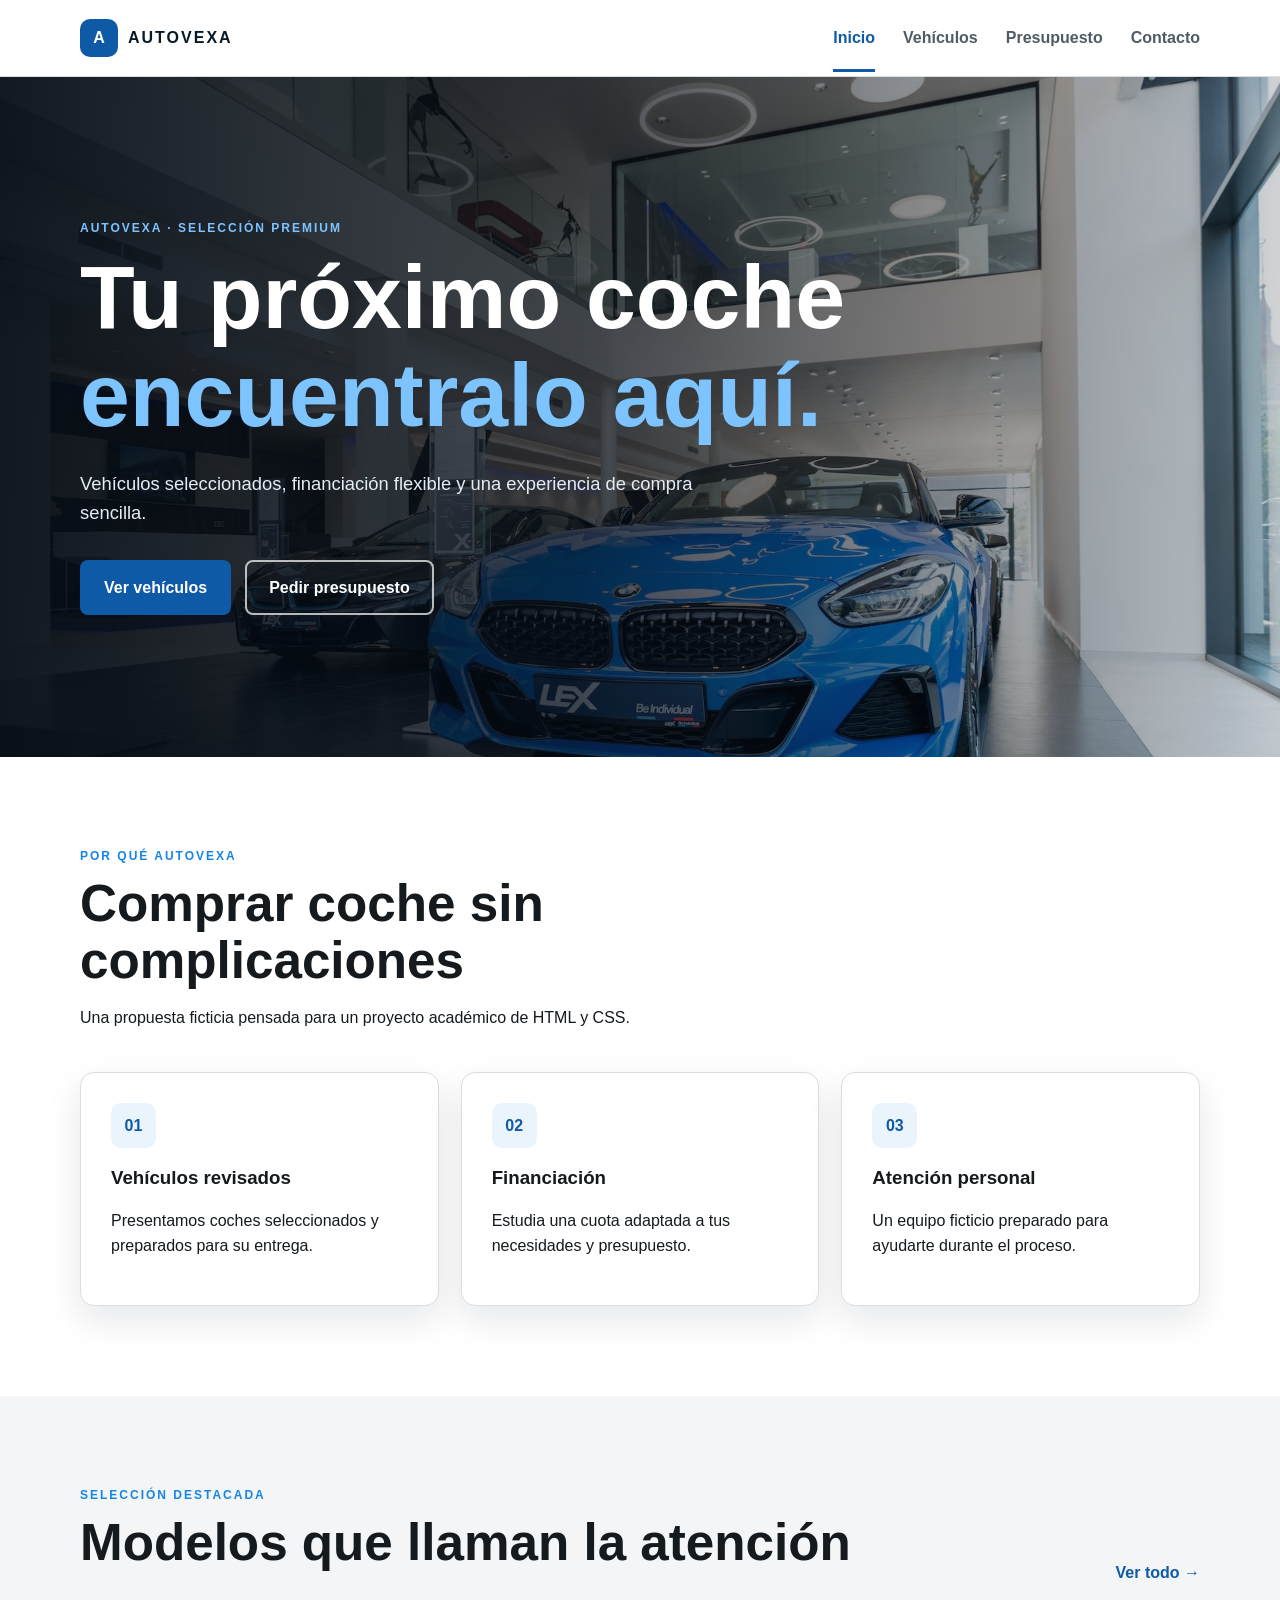
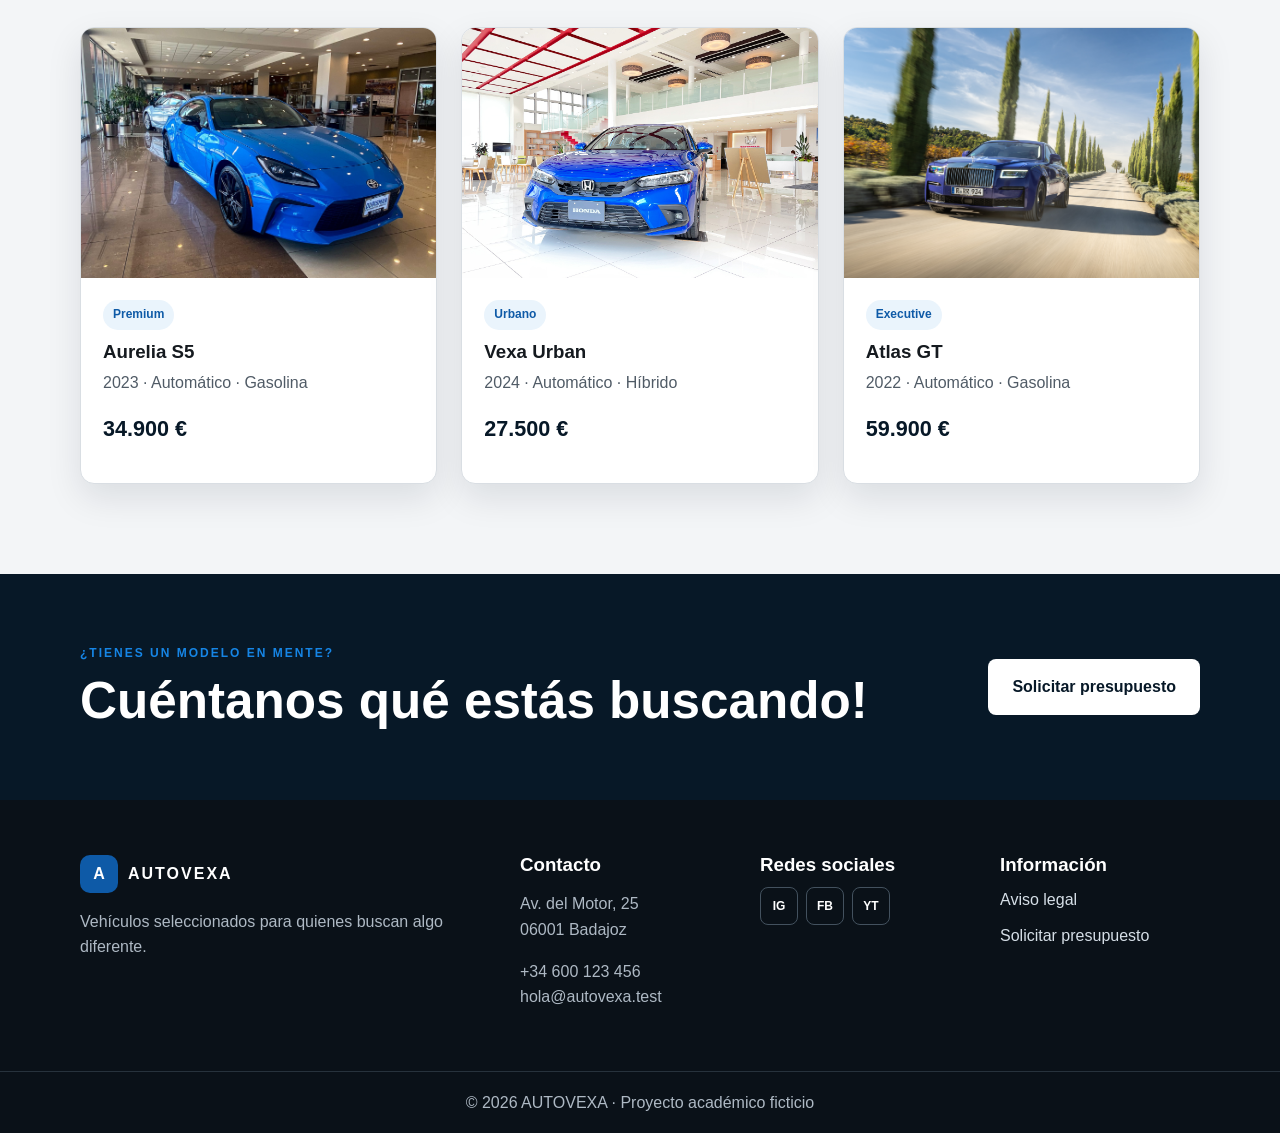
<file: index.html>
<!DOCTYPE html>
<html lang="es">
<head>
    <meta charset="UTF-8">
    <meta name="viewport" content="width=device-width, initial-scale=1.0">
    <meta name="description" content="AUTOVEXA - Concesionario ficticio de vehículos seleccionados.">
    <title>Inicio | AUTOVEXA</title>
    <link rel="stylesheet" href="css/estilos.css">
</head>

<body>
    <!-- Cabezal de página con las diferentes secciones para explorar de manera fácil y rápida -->
<header class="site-header">
    <div class="container nav-wrap">
        <a class="brand" href="index.html">
            <span class="brand-mark">A</span>
            <span>AUTOVEXA</span>
        </a>

        <nav aria-label="Navegación principal">
            <ul class="nav-list">
                <li><a class="activo" href="index.html">Inicio</a></li>
                <li><a class="" href="productos.html">Vehículos</a></li>
                <li><a class="" href="presupuesto.html">Presupuesto</a></li>
                <li><a class="" href="contacto.html">Contacto</a></li>
            </ul>
        </nav>
    </div>
</header>

<main>
    <!-- Imagen principal de la página para llamar la atención -->
    <section class="hero" style="background-image: linear-gradient(90deg, rgba(5,12,20,.94) 0%, rgba(5,12,20,.72) 45%, rgba(5,12,20,.18) 100%), url('img/coche1.jpg');">
        <div class="container hero-content">
            <p class="eyebrow">AUTOVEXA · SELECCIÓN PREMIUM</p>
            <h1>Tu próximo coche<br><span>encuentralo aquí.</span></h1>
            <p class="hero-text">Vehículos seleccionados, financiación flexible y una experiencia de compra sencilla.</p>
            <div class="hero-actions">
                <a class="btn btn-primary" href="productos.html">Ver vehículos</a>
                <a class="btn btn-outline" href="presupuesto.html">Pedir presupuesto</a>
            </div>
        </div>
    </section>

    <!-- Sección de confianza: donde explicamos por qué el cliente nos elige y como funcionamos -->
    <section class="section">
        <div class="container">
            <div class="section-heading">
                <p class="eyebrow">POR QUÉ AUTOVEXA</p>
                <h2>Comprar coche sin complicaciones</h2>
                <p>Una propuesta ficticia pensada para un proyecto académico de HTML y CSS.</p>
            </div>

            <div class="features">
                <article class="feature-card">
                    <div class="feature-icon">01</div>
                    <h3>Vehículos revisados</h3>
                    <p>Presentamos coches seleccionados y preparados para su entrega.</p>
                </article>
                <article class="feature-card">
                    <div class="feature-icon">02</div>
                    <h3>Financiación</h3>
                    <p>Estudia una cuota adaptada a tus necesidades y presupuesto.</p>
                </article>
                <article class="feature-card">
                    <div class="feature-icon">03</div>
                    <h3>Atención personal</h3>
                    <p>Un equipo ficticio preparado para ayudarte durante el proceso.</p>
                </article>
            </div>
        </div>
    </section>

    <!-- Sección de productos destacados para que el cliente los descubra y le llame la atención -->
    <section class="section section-gray">
        <div class="container">
            <div class="section-heading row-heading">
                <div>
                    <p class="eyebrow">SELECCIÓN DESTACADA</p>
                    <h2>Modelos que llaman la atención</h2>
                </div>
                <a class="text-link" href="productos.html">Ver todo →</a>
            </div>

            <div class="car-grid">
                <article class="car-card">
                    <img src="img/coche3.jpg" alt="Coche azul en un concesionario">
                    <div class="car-info">
                        <span class="tag">Premium</span>
                        <h3>Aurelia S5</h3>
                        <p>2023 · Automático · Gasolina</p>
                        <strong>34.900 €</strong>
                    </div>
                </article>

                <article class="car-card">
                    <img src="img/coche4.jpg" alt="Coche azul moderno en exposición">
                    <div class="car-info">
                        <span class="tag">Urbano</span>
                        <h3>Vexa Urban</h3>
                        <p>2024 · Automático · Híbrido</p>
                        <strong>27.500 €</strong>
                    </div>
                </article>

                <article class="car-card">
                    <img src="img/coche2.jpg" alt="Coche azul de lujo circulando">
                    <div class="car-info">
                        <span class="tag">Executive</span>
                        <h3>Atlas GT</h3>
                        <p>2022 · Automático · Gasolina</p>
                        <strong>59.900 €</strong>
                    </div>
                </article>
            </div>
        </div>
    </section>

    <!-- Sección de llamada a la acción antes del pie de página -->
    <section class="cta">
        <div class="container cta-inner">
            <div>
                <p class="eyebrow">¿TIENES UN MODELO EN MENTE?</p>
                <h2>Cuéntanos qué estás buscando!</h2>
            </div>
            <a class="btn btn-light" href="presupuesto.html">Solicitar presupuesto</a>
        </div>
    </section>
</main>

    <!-- Pie de página con información de contacto, enlaces y aviso legal -->
<footer class="site-footer">
    <div class="container footer-grid">
        <div>
            <a class="brand footer-brand" href="index.html">
                <span class="brand-mark">A</span>
                <span>AUTOVEXA</span>
            </a>
            <p>Vehículos seleccionados para quienes buscan algo diferente.</p>
        </div>

        <div>
            <h3>Contacto</h3>
            <p>Av. del Motor, 25<br>06001 Badajoz</p>
            <p>+34 600 123 456<br>hola@autovexa.test</p>
        </div>

        <div>
            <h3>Redes sociales</h3>
            <div class="socials">
                <a href="#" aria-label="Instagram">IG</a>
                <a href="#" aria-label="Facebook">FB</a>
                <a href="#" aria-label="YouTube">YT</a>
            </div>
        </div>

        <div>
            <h3>Información</h3>
            <a href="aviso-legal.html">Aviso legal</a>
            <a href="presupuesto.html">Solicitar presupuesto</a>
        </div>
    </div>

    <div class="footer-bottom">
        <p>© 2026 AUTOVEXA · Proyecto académico ficticio</p>
    </div>
</footer>

</body>
</html>
</file>
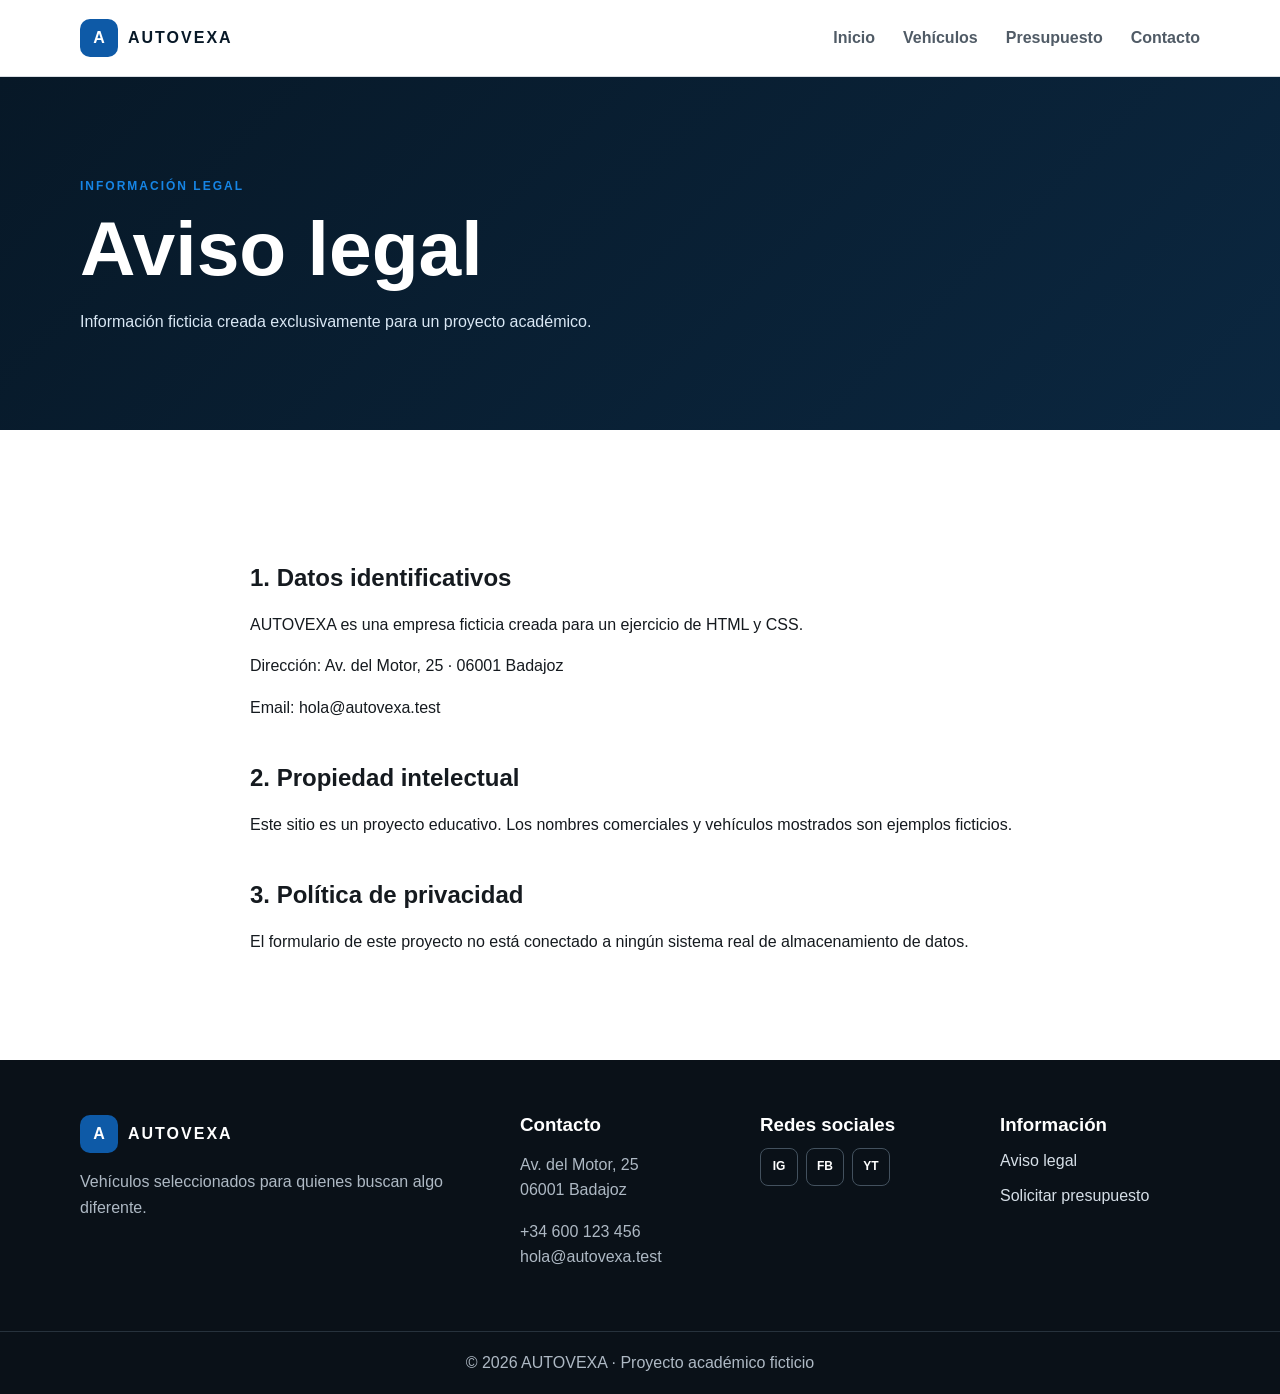
<file: aviso-legal.html>
<!DOCTYPE html>
<html lang="es">
<head>
    <meta charset="UTF-8">
    <meta name="viewport" content="width=device-width, initial-scale=1.0">
    <meta name="description" content="AUTOVEXA - Concesionario ficticio de vehículos seleccionados.">
    <title>Aviso legal | AUTOVEXA</title>
    <link rel="stylesheet" href="css/estilos.css">
</head>

<body>
    <!-- Cabezal de página con las diferentes secciones para explorar de manera fácil y rápida -->
<header class="site-header">
    <div class="container nav-wrap">
        <a class="brand" href="index.html">
            <span class="brand-mark">A</span>
            <span>AUTOVEXA</span>
        </a>

        <nav aria-label="Navegación principal">
            <ul class="nav-list">
                <li><a class="" href="index.html">Inicio</a></li>
                <li><a class="" href="productos.html">Vehículos</a></li>
                <li><a class="" href="presupuesto.html">Presupuesto</a></li>
                <li><a class="" href="contacto.html">Contacto</a></li>
            </ul>
        </nav>
    </div>
</header>

    <!-- Sección de encabezado de la página de aviso legal-->
<main>
    <section class="page-hero">
        <div class="container">
            <p class="eyebrow">INFORMACIÓN LEGAL</p>
            <h1>Aviso legal</h1>
            <p>Información ficticia creada exclusivamente para un proyecto académico.</p>
        </div>
    </section>

    <!-- Sección de contenido legal de la empresa como datos identificativos, propiedad intelectual y política de privacidad -->
    <section class="section legal">
        <div class="container narrow">
            <h2>1. Datos identificativos</h2>
            <p>AUTOVEXA es una empresa ficticia creada para un ejercicio de HTML y CSS.</p>
            <p>Dirección: Av. del Motor, 25 · 06001 Badajoz</p>
            <p>Email: hola@autovexa.test</p>

            <h2>2. Propiedad intelectual</h2>
            <p>Este sitio es un proyecto educativo. Los nombres comerciales y vehículos mostrados son ejemplos ficticios.</p>

            <h2>3. Política de privacidad</h2>
            <p>El formulario de este proyecto no está conectado a ningún sistema real de almacenamiento de datos.</p>
        </div>
    </section>
</main>

    <!-- Pie de página con información de contacto y enlaces -->
<footer class="site-footer">
    <div class="container footer-grid">
        <div>
            <a class="brand footer-brand" href="index.html">
                <span class="brand-mark">A</span>
                <span>AUTOVEXA</span>
            </a>
            <p>Vehículos seleccionados para quienes buscan algo diferente.</p>
        </div>

        <div>
            <h3>Contacto</h3>
            <p>Av. del Motor, 25<br>06001 Badajoz</p>
            <p>+34 600 123 456<br>hola@autovexa.test</p>
        </div>

        <div>
            <h3>Redes sociales</h3>
            <div class="socials">
                <a href="#" aria-label="Instagram">IG</a>
                <a href="#" aria-label="Facebook">FB</a>
                <a href="#" aria-label="YouTube">YT</a>
            </div>
        </div>

        <div>
            <h3>Información</h3>
            <a href="aviso-legal.html">Aviso legal</a>
            <a href="presupuesto.html">Solicitar presupuesto</a>
        </div>
    </div>

    <div class="footer-bottom">
        <p>© 2026 AUTOVEXA · Proyecto académico ficticio</p>
    </div>
</footer>

</body>
</html>
</file>
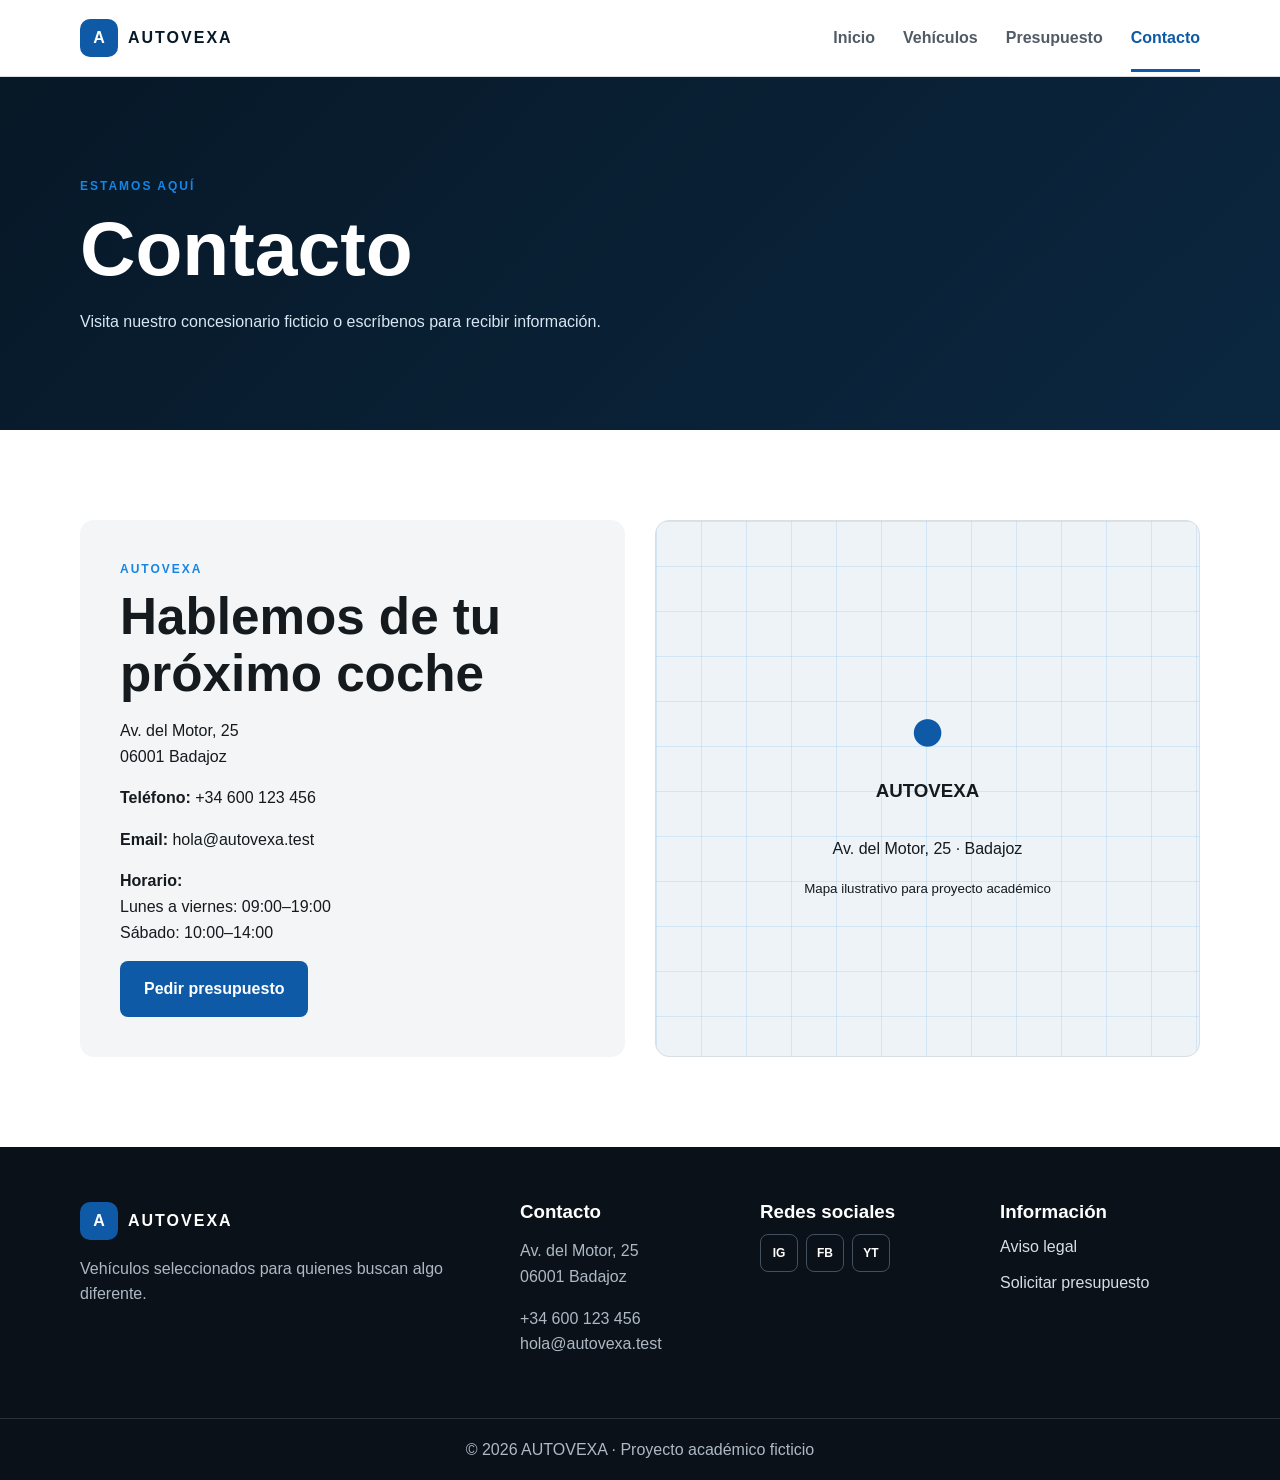
<file: contacto.html>
<!DOCTYPE html>
<html lang="es">
<head>
    <meta charset="UTF-8">
    <meta name="viewport" content="width=device-width, initial-scale=1.0">
    <meta name="description" content="AUTOVEXA - Concesionario ficticio de vehículos seleccionados.">
    <title>Contacto | AUTOVEXA</title>
    <link rel="stylesheet" href="css/estilos.css">
</head>

<body>
    <!-- Cabezal de página con las diferentes secciones para explorar de manera fácil y rápida -->
<header class="site-header">
    <div class="container nav-wrap">
        <a class="brand" href="index.html">
            <span class="brand-mark">A</span>
            <span>AUTOVEXA</span>
        </a>

        <nav aria-label="Navegación principal">
            <ul class="nav-list">
                <li><a class="" href="index.html">Inicio</a></li>
                <li><a class="" href="productos.html">Vehículos</a></li>
                <li><a class="" href="presupuesto.html">Presupuesto</a></li>
                <li><a class="activo" href="contacto.html">Contacto</a></li>
            </ul>
        </nav>
    </div>
</header>

    <!-- Sección de encabezado de la página -->
<main>
    <section class="page-hero">
        <div class="container">
            <p class="eyebrow">ESTAMOS AQUÍ</p>
            <h1>Contacto</h1>
            <p>Visita nuestro concesionario ficticio o escríbenos para recibir información.</p>
        </div>
    </section>

    <!-- Sección de información de contacto de la empresa, dirección, horario y otros -->
    <section class="section">
        <div class="container contact-grid">
            <div class="contact-card">
                <p class="eyebrow">AUTOVEXA</p>
                <h2>Hablemos de tu próximo coche</h2>
                <p>Av. del Motor, 25<br>06001 Badajoz</p>
                <p><strong>Teléfono:</strong> +34 600 123 456</p>
                <p><strong>Email:</strong> hola@autovexa.test</p>
                <p><strong>Horario:</strong><br>Lunes a viernes: 09:00–19:00<br>Sábado: 10:00–14:00</p>
                <a class="btn btn-primary" href="presupuesto.html">Pedir presupuesto</a>
            </div>

            <div class="map-placeholder">
                <div class="map-pin">●</div>
                <h3>AUTOVEXA</h3>
                <p>Av. del Motor, 25 · Badajoz</p>
                <small>Mapa ilustrativo para proyecto académico</small>
            </div>
        </div>
    </section>
</main>

    <!-- Pie de página con información de contacto y enlaces -->
<footer class="site-footer">
    <div class="container footer-grid">
        <div>
            <a class="brand footer-brand" href="index.html">
                <span class="brand-mark">A</span>
                <span>AUTOVEXA</span>
            </a>
            <p>Vehículos seleccionados para quienes buscan algo diferente.</p>
        </div>

        <div>
            <h3>Contacto</h3>
            <p>Av. del Motor, 25<br>06001 Badajoz</p>
            <p>+34 600 123 456<br>hola@autovexa.test</p>
        </div>

        <div>
            <h3>Redes sociales</h3>
            <div class="socials">
                <a href="#" aria-label="Instagram">IG</a>
                <a href="#" aria-label="Facebook">FB</a>
                <a href="#" aria-label="YouTube">YT</a>
            </div>
        </div>

        <div>
            <h3>Información</h3>
            <a href="aviso-legal.html">Aviso legal</a>
            <a href="presupuesto.html">Solicitar presupuesto</a>
        </div>
    </div>

    <div class="footer-bottom">
        <p>© 2026 AUTOVEXA · Proyecto académico ficticio</p>
    </div>
</footer>

</body>
</html>
</file>
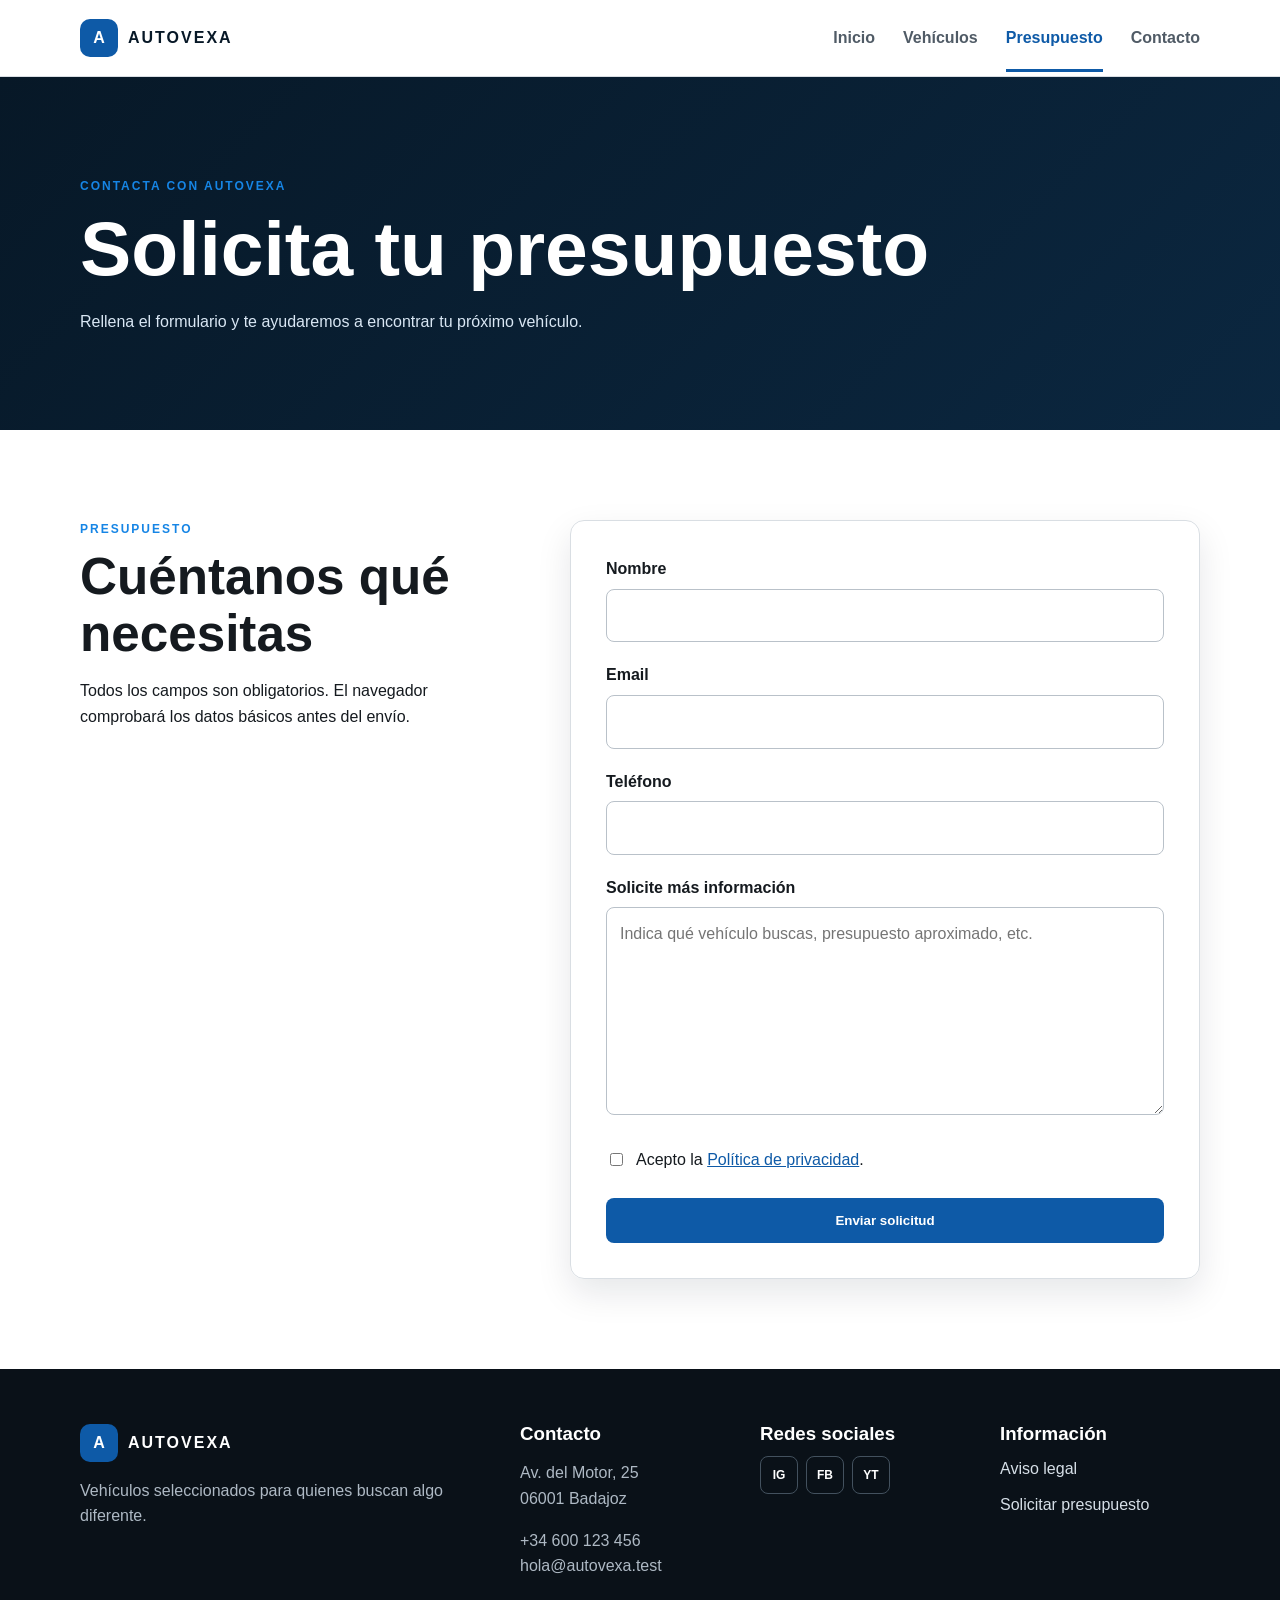
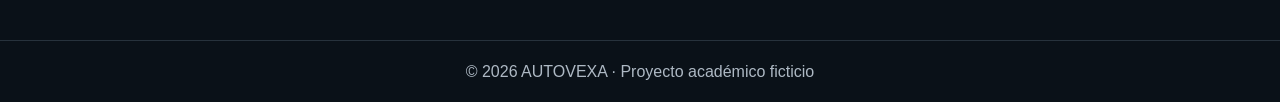
<file: presupuesto.html>
<!DOCTYPE html>
<html lang="es">
<head>
    <meta charset="UTF-8">
    <meta name="viewport" content="width=device-width, initial-scale=1.0">
    <meta name="description" content="AUTOVEXA - Concesionario ficticio de vehículos seleccionados.">
    <title>Presupuesto | AUTOVEXA</title>
    <link rel="stylesheet" href="css/estilos.css">
</head>

<body>
    <!-- Cabezal de página con las diferentes secciones para explorar de manera fácil y rápida -->
<header class="site-header">
    <div class="container nav-wrap">
        <a class="brand" href="index.html">
            <span class="brand-mark">A</span>
            <span>AUTOVEXA</span>
        </a>

        <nav aria-label="Navegación principal">
            <ul class="nav-list">
                <li><a class="" href="index.html">Inicio</a></li>
                <li><a class="" href="productos.html">Vehículos</a></li>
                <li><a class="activo" href="presupuesto.html">Presupuesto</a></li>
                <li><a class="" href="contacto.html">Contacto</a></li>
            </ul>
        </nav>
    </div>
</header>

    <!-- Sección de encabezado de la página -->
<main>
    <section class="page-hero">
        <div class="container">
            <p class="eyebrow">CONTACTA CON AUTOVEXA</p>
            <h1>Solicita tu presupuesto</h1>
            <p>Rellena el formulario y te ayudaremos a encontrar tu próximo vehículo.</p>
        </div>
    </section>

    <!-- Sección del formulario de presupuesto donde se solicita la información del cliente y que acepte la politica de privacidad antes de enviar la solicitud -->
    <section class="section">
        <div class="container form-layout">
            <div>
                <p class="eyebrow">PRESUPUESTO</p>
                <h2>Cuéntanos qué necesitas</h2>
                <p>Todos los campos son obligatorios. El navegador comprobará los datos básicos antes del envío.</p>
            </div>

            <form class="contact-form" action="#" method="post">
                <div class="form-group">
                    <label for="nombre">Nombre</label>
                    <input type="text" id="nombre" name="nombre" required>
                </div>

                <div class="form-group">
                    <label for="email">Email</label>
                    <input type="email" id="email" name="email" required>
                </div>

                <div class="form-group">
                    <label for="telefono">Teléfono</label>
                    <input type="tel" id="telefono" name="telefono" required>
                </div>

                <div class="form-group">
                    <label for="informacion">Solicite más información</label>
                    <textarea id="informacion" name="informacion" rows="7" required placeholder="Indica qué vehículo buscas, presupuesto aproximado, etc."></textarea>
                </div>

                <label class="check-row">
                    <input type="checkbox" name="privacidad" required>
                    <span>Acepto la <a href="aviso-legal.html">Política de privacidad</a>.</span>
                </label>

                <button class="btn btn-primary full-btn" type="submit">Enviar solicitud</button>
            </form>
        </div>
    </section>
</main>

    <!-- Pie de página con información de contacto y enlaces -->
<footer class="site-footer">
    <div class="container footer-grid">
        <div>
            <a class="brand footer-brand" href="index.html">
                <span class="brand-mark">A</span>
                <span>AUTOVEXA</span>
            </a>
            <p>Vehículos seleccionados para quienes buscan algo diferente.</p>
        </div>

        <div>
            <h3>Contacto</h3>
            <p>Av. del Motor, 25<br>06001 Badajoz</p>
            <p>+34 600 123 456<br>hola@autovexa.test</p>
        </div>

        <div>
            <h3>Redes sociales</h3>
            <div class="socials">
                <a href="#" aria-label="Instagram">IG</a>
                <a href="#" aria-label="Facebook">FB</a>
                <a href="#" aria-label="YouTube">YT</a>
            </div>
        </div>

        <div>
            <h3>Información</h3>
            <a href="aviso-legal.html">Aviso legal</a>
            <a href="presupuesto.html">Solicitar presupuesto</a>
        </div>
    </div>

    <div class="footer-bottom">
        <p>© 2026 AUTOVEXA · Proyecto académico ficticio</p>
    </div>
</footer>

</body>
</html>
</file>
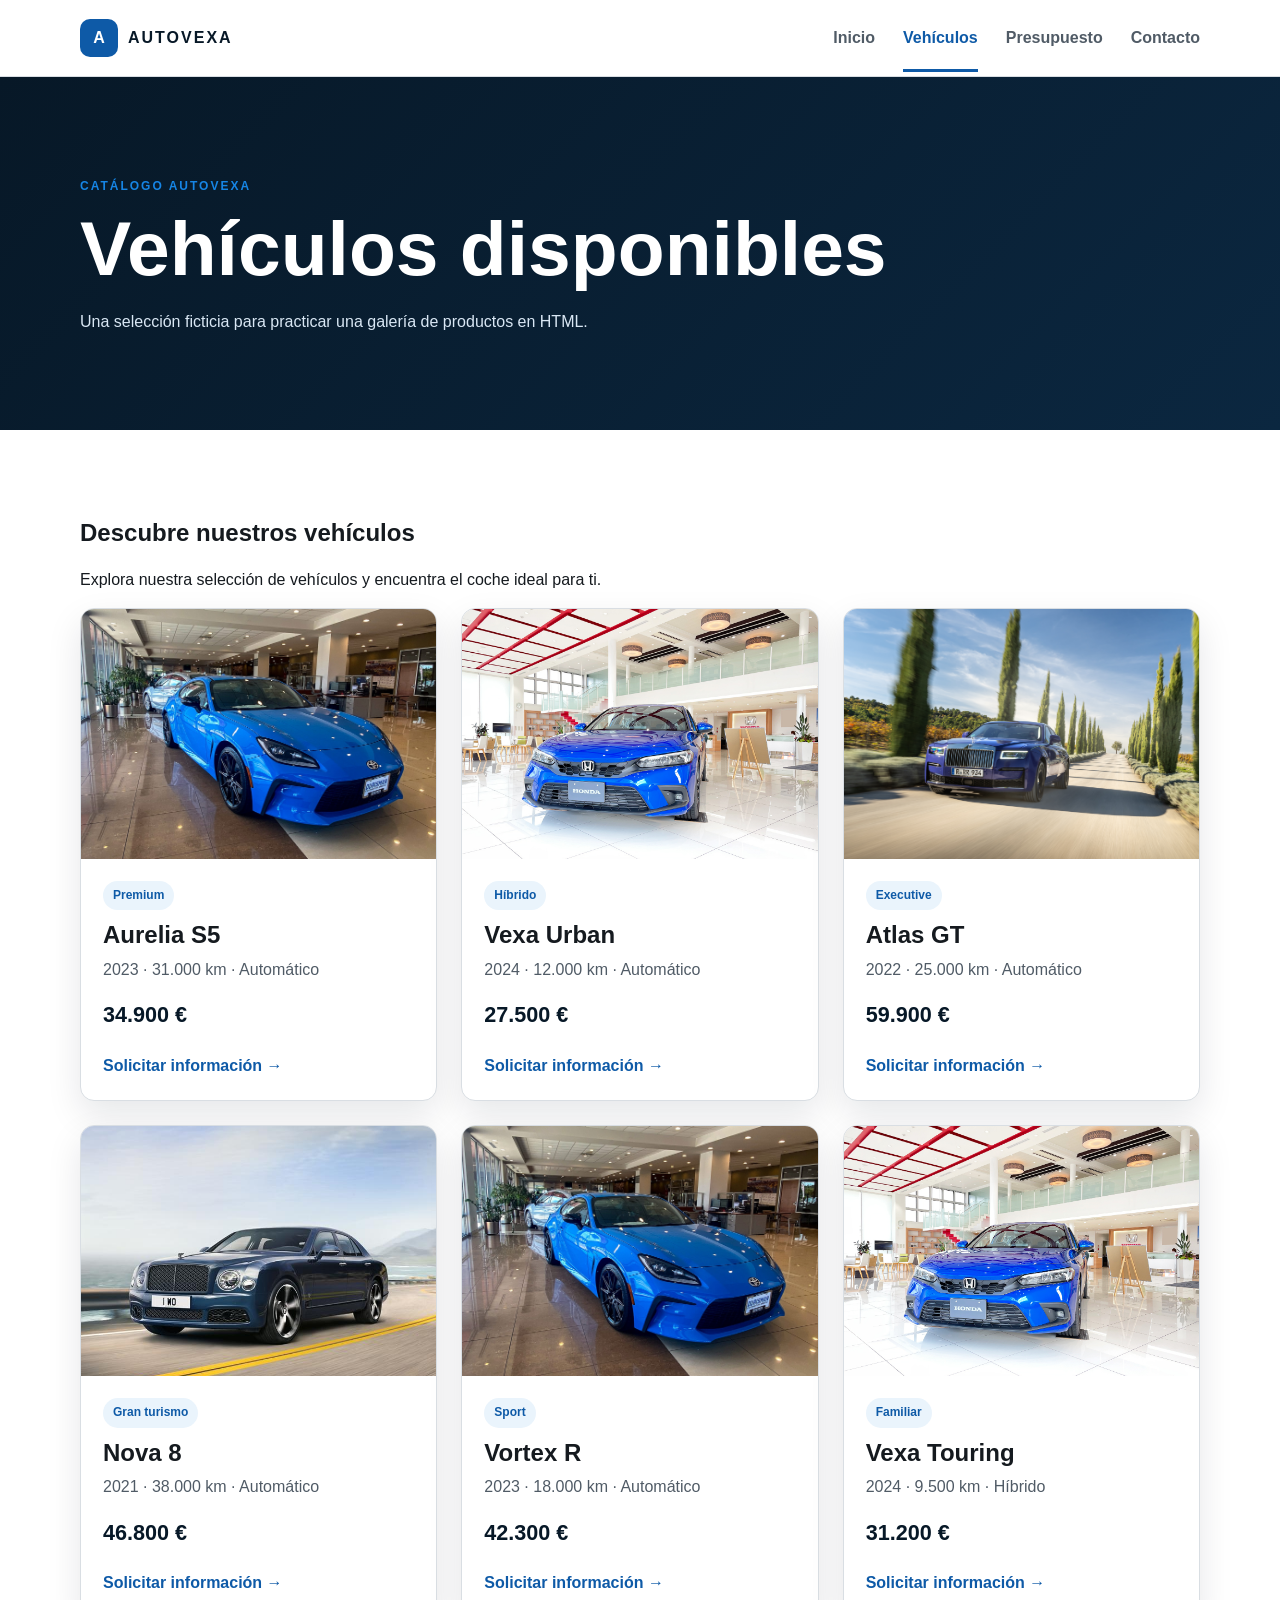
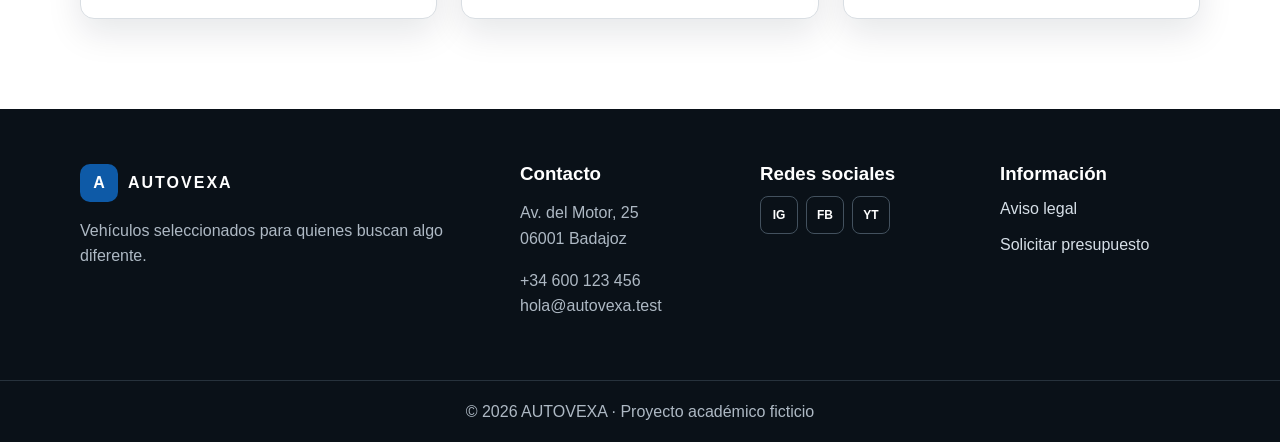
<file: productos.html>
<!DOCTYPE html>
<html lang="es">
<head>
    <meta charset="UTF-8">
    <meta name="viewport" content="width=device-width, initial-scale=1.0">
    <meta name="description" content="AUTOVEXA - Concesionario ficticio de vehículos seleccionados.">
    <title>Vehículos | AUTOVEXA</title>
    <link rel="stylesheet" href="css/estilos.css">
</head>

<body>
    <!-- Cabezal de página con las diferentes secciones para explorar de manera fácil y rápida -->
<header class="site-header">
    <div class="container nav-wrap">
        <a class="brand" href="index.html">
            <span class="brand-mark">A</span>
            <span>AUTOVEXA</span>
        </a>

        <nav aria-label="Navegación principal">
            <ul class="nav-list">
                <li><a class="" href="index.html">Inicio</a></li>
                <li><a class="activo" href="productos.html">Vehículos</a></li>
                <li><a class="" href="presupuesto.html">Presupuesto</a></li>
                <li><a class="" href="contacto.html">Contacto</a></li>
            </ul>
        </nav>
    </div>
</header>

<main>
    <!-- Sección de encabezado de la página donde se muestra el título y una breve descripción -->
    <section class="page-hero">
        <div class="container">
            <p class="eyebrow">CATÁLOGO AUTOVEXA</p>
            <h1>Vehículos disponibles</h1>
            <p>Una selección ficticia para practicar una galería de productos en HTML.</p>
        </div>
    </section>

    <!-- Sección de la galería de vehículos -->
    <section class="section">
        <div class="container">
            <h2>Descubre nuestros vehículos</h2>
        <p>Explora nuestra selección de vehículos y encuentra el coche ideal para ti.</p>
            <div class="car-grid gallery-grid">
                <article class="car-card">
                    <img src="img/coche3.jpg" alt="Vehículo azul en showroom">
                    <div class="car-info">
                        <span class="tag">Premium</span>
                        <h2>Aurelia S5</h2>
                        <p>2023 · 31.000 km · Automático</p>
                        <strong>34.900 €</strong>
                        <a class="card-link" href="presupuesto.html">Solicitar información →</a>
                    </div>
                </article>

                <article class="car-card">
                    <img src="img/coche4.jpg" alt="Vehículo azul en exposición">
                    <div class="car-info">
                        <span class="tag">Híbrido</span>
                        <h2>Vexa Urban</h2>
                        <p>2024 · 12.000 km · Automático</p>
                        <strong>27.500 €</strong>
                        <a class="card-link" href="presupuesto.html">Solicitar información →</a>
                    </div>
                </article>

                <article class="car-card">
                    <img src="img/coche2.jpg" alt="Sedán azul de lujo">
                    <div class="car-info">
                        <span class="tag">Executive</span>
                        <h2>Atlas GT</h2>
                        <p>2022 · 25.000 km · Automático</p>
                        <strong>59.900 €</strong>
                        <a class="card-link" href="presupuesto.html">Solicitar información →</a>
                    </div>
                </article>

                <article class="car-card">
                    <img src="img/coche5.jpg" alt="Coche azul oscuro junto al mar">
                    <div class="car-info">
                        <span class="tag">Gran turismo</span>
                        <h2>Nova 8</h2>
                        <p>2021 · 38.000 km · Automático</p>
                        <strong>46.800 €</strong>
                        <a class="card-link" href="presupuesto.html">Solicitar información →</a>
                    </div>
                </article>

                <article class="car-card">
                    <img src="img/coche3.jpg" alt="Coche azul deportivo">
                    <div class="car-info">
                        <span class="tag">Sport</span>
                        <h2>Vortex R</h2>
                        <p>2023 · 18.000 km · Automático</p>
                        <strong>42.300 €</strong>
                        <a class="card-link" href="presupuesto.html">Solicitar información →</a>
                    </div>
                </article>

                <article class="car-card">
                    <img src="img/coche4.jpg" alt="Coche azul moderno">
                    <div class="car-info">
                        <span class="tag">Familiar</span>
                        <h2>Vexa Touring</h2>
                        <p>2024 · 9.500 km · Híbrido</p>
                        <strong>31.200 €</strong>
                        <a class="card-link" href="presupuesto.html">Solicitar información →</a>
                    </div>
                </article>
            </div>
        </div>
    </section>
</main>

    <!-- Pie de página con información de contacto y enlaces -->
<footer class="site-footer">
    <div class="container footer-grid">
        <div>
            <a class="brand footer-brand" href="index.html">
                <span class="brand-mark">A</span>
                <span>AUTOVEXA</span>
            </a>
            <p>Vehículos seleccionados para quienes buscan algo diferente.</p>
        </div>

        <div>
            <h3>Contacto</h3>
            <p>Av. del Motor, 25<br>06001 Badajoz</p>
            <p>+34 600 123 456<br>hola@autovexa.test</p>
        </div>

        <div>
            <h3>Redes sociales</h3>
            <div class="socials">
                <a href="#" aria-label="Instagram">IG</a>
                <a href="#" aria-label="Facebook">FB</a>
                <a href="#" aria-label="YouTube">YT</a>
            </div>
        </div>

        <div>
            <h3>Información</h3>
            <a href="aviso-legal.html">Aviso legal</a>
            <a href="presupuesto.html">Solicitar presupuesto</a>
        </div>
    </div>

    <div class="footer-bottom">
        <p>© 2026 AUTOVEXA · Proyecto académico ficticio</p>
    </div>
</footer>

</body>
</html>
</file>
<file: css/estilos.css>
:root {
    --blue-900: #071827;
    --blue-800: #0b2740;
    --blue-700: #0e5aa7;
    --blue-500: #1685e5;
    --blue-100: #eaf4fc;
    --gray-900: #151a1f;
    --gray-700: #505b66;
    --gray-300: #d9dee3;
    --gray-100: #f3f5f7;
    --white: #ffffff;
    --black: #000000;
    --radius: 14px;
    --shadow: 0 14px 35px rgba(7, 24, 39, 0.10);
}

* {
    box-sizing: border-box;
}

html {
    scroll-behavior: smooth;
}

body {
    margin: 0;
    font-family: Arial, Helvetica, sans-serif;
    color: var(--gray-900);
    background: var(--white);
    line-height: 1.6;
}

img {
    max-width: 100%;
    display: block;
}

a {
    color: inherit;
}

.container {
    width: min(1120px, 92%);
    margin: 0 auto;
}

.narrow {
    max-width: 780px;
}

.site-header {
    position: sticky;
    top: 0;
    z-index: 20;
    background: rgba(255,255,255,.96);
    border-bottom: 1px solid var(--gray-300);
    backdrop-filter: blur(10px);
}

.nav-wrap {
    min-height: 76px;
    display: flex;
    align-items: center;
    justify-content: space-between;
    gap: 30px;
}

.brand {
    display: inline-flex;
    align-items: center;
    gap: 10px;
    text-decoration: none;
    font-weight: 900;
    letter-spacing: 2px;
    color: var(--blue-900);
}

.brand-mark {
    width: 38px;
    height: 38px;
    display: grid;
    place-items: center;
    background: var(--blue-700);
    color: var(--white);
    border-radius: 10px;
    letter-spacing: 0;
}

.nav-list {
    display: flex;
    gap: 28px;
    list-style: none;
    margin: 0;
    padding: 0;
}

.nav-list a {
    text-decoration: none;
    font-weight: 700;
    color: var(--gray-700);
    padding: 28px 0 23px;
    border-bottom: 3px solid transparent;
}

.nav-list a:hover,
.nav-list a.activo {
    color: var(--blue-700);
    border-bottom-color: var(--blue-700);
}

.hero {
    min-height: 680px;
    background-size: cover;
    background-position: center;
    color: var(--white);
    display: flex;
    align-items: center;
}

.hero-content {
    padding: 80px 0;
}

.eyebrow {
    margin: 0 0 10px;
    color: var(--blue-500);
    font-size: .75rem;
    font-weight: 900;
    letter-spacing: 2px;
}

.hero .eyebrow {
    color: #7dc4ff;
}

h1,
h2,
h3 {
    line-height: 1.1;
    margin-top: 0;
}

.hero h1 {
    font-size: clamp(3rem, 7vw, 6rem);
    max-width: 780px;
    margin-bottom: 24px;
}

.hero h1 span {
    color: #7dc4ff;
}

.hero-text {
    max-width: 620px;
    font-size: 1.15rem;
    color: #e4edf5;
}

.hero-actions {
    display: flex;
    gap: 14px;
    flex-wrap: wrap;
    margin-top: 32px;
}

.btn {
    display: inline-block;
    padding: 13px 22px;
    border-radius: 8px;
    text-decoration: none;
    font-weight: 800;
    border: 2px solid transparent;
    cursor: pointer;
}

.btn-primary {
    background: var(--blue-700);
    color: var(--white);
}

.btn-primary:hover {
    background: var(--blue-800);
}

.btn-outline {
    color: var(--white);
    border-color: rgba(255,255,255,.7);
}

.btn-outline:hover {
    background: var(--white);
    color: var(--blue-900);
}

.btn-light {
    background: var(--white);
    color: var(--blue-900);
}

.section {
    padding: 90px 0;
}

.section-gray {
    background: var(--gray-100);
}

.section-heading {
    max-width: 700px;
    margin-bottom: 42px;
}

.section-heading h2,
.cta h2,
.form-layout h2,
.contact-card h2 {
    font-size: clamp(2rem, 4vw, 3.2rem);
    margin-bottom: 14px;
}

.row-heading {
    max-width: none;
    display: flex;
    justify-content: space-between;
    align-items: end;
    gap: 30px;
}

.text-link,
.card-link {
    color: var(--blue-700);
    text-decoration: none;
    font-weight: 800;
}

.features {
    display: grid;
    grid-template-columns: repeat(3, 1fr);
    gap: 22px;
}

.feature-card {
    padding: 30px;
    background: var(--white);
    border: 1px solid var(--gray-300);
    border-radius: var(--radius);
    box-shadow: var(--shadow);
}

.feature-icon {
    width: 45px;
    height: 45px;
    display: grid;
    place-items: center;
    background: var(--blue-100);
    color: var(--blue-700);
    font-weight: 900;
    border-radius: 10px;
    margin-bottom: 20px;
}

.car-grid {
    display: grid;
    grid-template-columns: repeat(3, 1fr);
    gap: 24px;
}

.gallery-grid {
    grid-template-columns: repeat(3, 1fr);
}

.car-card {
    overflow: hidden;
    background: var(--white);
    border: 1px solid var(--gray-300);
    border-radius: var(--radius);
    box-shadow: var(--shadow);
}

.car-card img {
    width: 100%;
    height: 250px;
    object-fit: cover;
}

.car-info {
    padding: 22px;
}

.car-info h2,
.car-info h3 {
    margin: 12px 0 8px;
}

.car-info p {
    color: var(--gray-700);
    margin-top: 0;
}

.car-info strong {
    display: block;
    font-size: 1.35rem;
    color: var(--blue-900);
    margin: 15px 0;
}

.tag {
    display: inline-block;
    background: var(--blue-100);
    color: var(--blue-700);
    border-radius: 999px;
    padding: 5px 10px;
    font-size: .75rem;
    font-weight: 900;
}

.card-link {
    display: inline-block;
    margin-top: 5px;
}

.cta {
    padding: 70px 0;
    background: var(--blue-900);
    color: var(--white);
}

.cta-inner {
    display: flex;
    justify-content: space-between;
    align-items: center;
    gap: 30px;
}

.cta h2 {
    margin-bottom: 0;
}

.page-hero {
    padding: 100px 0 80px;
    background: linear-gradient(135deg, var(--blue-900), var(--blue-800));
    color: var(--white);
}

.page-hero h1 {
    font-size: clamp(2.8rem, 6vw, 5rem);
    margin-bottom: 18px;
}

.page-hero p:last-child {
    max-width: 650px;
    color: #d9e7f4;
}

.form-layout {
    display: grid;
    grid-template-columns: .8fr 1.2fr;
    gap: 70px;
    align-items: start;
}

.contact-form {
    padding: 35px;
    border: 1px solid var(--gray-300);
    border-radius: var(--radius);
    box-shadow: var(--shadow);
}

.form-group {
    margin-bottom: 20px;
}

.form-group label {
    display: block;
    font-weight: 800;
    margin-bottom: 7px;
}

.form-group input,
.form-group textarea {
    width: 100%;
    border: 1px solid #b9c1c9;
    border-radius: 8px;
    padding: 13px;
    font: inherit;
}

.form-group input:focus,
.form-group textarea:focus {
    outline: 3px solid #bfe0fa;
    border-color: var(--blue-700);
}

.check-row {
    display: flex;
    align-items: flex-start;
    gap: 10px;
    margin: 25px 0;
}

.check-row input {
    margin-top: 6px;
}

.check-row a {
    color: var(--blue-700);
}

.full-btn {
    width: 100%;
}

.contact-grid {
    display: grid;
    grid-template-columns: 1fr 1fr;
    gap: 30px;
}

.contact-card,
.map-placeholder {
    min-height: 420px;
    border-radius: var(--radius);
    padding: 40px;
}

.contact-card {
    background: var(--gray-100);
}

.map-placeholder {
    background:
        linear-gradient(rgba(22,133,229,.12) 1px, transparent 1px),
        linear-gradient(90deg, rgba(22,133,229,.12) 1px, transparent 1px),
        #edf3f7;
    background-size: 45px 45px;
    display: grid;
    place-content: center;
    text-align: center;
    border: 1px solid var(--gray-300);
}

.map-pin {
    font-size: 4rem;
    color: var(--blue-700);
}

.legal h2 {
    margin-top: 45px;
}

.site-footer {
    background: #0a1118;
    color: #d6dfe7;
    padding-top: 55px;
}

.footer-grid {
    display: grid;
    grid-template-columns: 2fr 1fr 1fr 1fr;
    gap: 40px;
    padding-bottom: 45px;
}

.footer-brand {
    color: var(--white);
}

.site-footer h3 {
    color: var(--white);
    margin-bottom: 12px;
}

.site-footer a {
    text-decoration: none;
}

.site-footer p {
    color: #aeb9c4;
}

.socials {
    display: flex;
    gap: 8px;
}

.socials a {
    width: 38px;
    height: 38px;
    display: grid;
    place-items: center;
    border: 1px solid #43515e;
    border-radius: 8px;
    color: var(--white);
    font-size: .75rem;
    font-weight: 900;
}

.footer-grid > div:last-child > a {
    display: block;
    margin-bottom: 10px;
    color: #d6dfe7;
}

.footer-bottom {
    border-top: 1px solid #27323c;
    padding: 18px 0;
    text-align: center;
}

.footer-bottom p {
    margin: 0;
}

@media (max-width: 900px) {
    .nav-wrap {
        flex-direction: column;
        padding: 16px 0;
    }

    .nav-list {
        gap: 18px;
        flex-wrap: wrap;
        justify-content: center;
    }

    .nav-list a {
        padding: 5px 0;
    }

    .hero {
        min-height: 600px;
    }

    .features,
    .car-grid,
    .gallery-grid {
        grid-template-columns: 1fr 1fr;
    }

    .form-layout,
    .contact-grid {
        grid-template-columns: 1fr;
    }

    .footer-grid {
        grid-template-columns: 1fr 1fr;
    }
}

@media (max-width: 600px) {
    .hero h1 {
        font-size: 3.2rem;
    }

    .features,
    .car-grid,
    .gallery-grid {
        grid-template-columns: 1fr;
    }

    .row-heading,
    .cta-inner {
        align-items: flex-start;
        flex-direction: column;
    }

    .footer-grid {
        grid-template-columns: 1fr;
    }

    .section {
        padding: 65px 0;
    }
}
</file>
